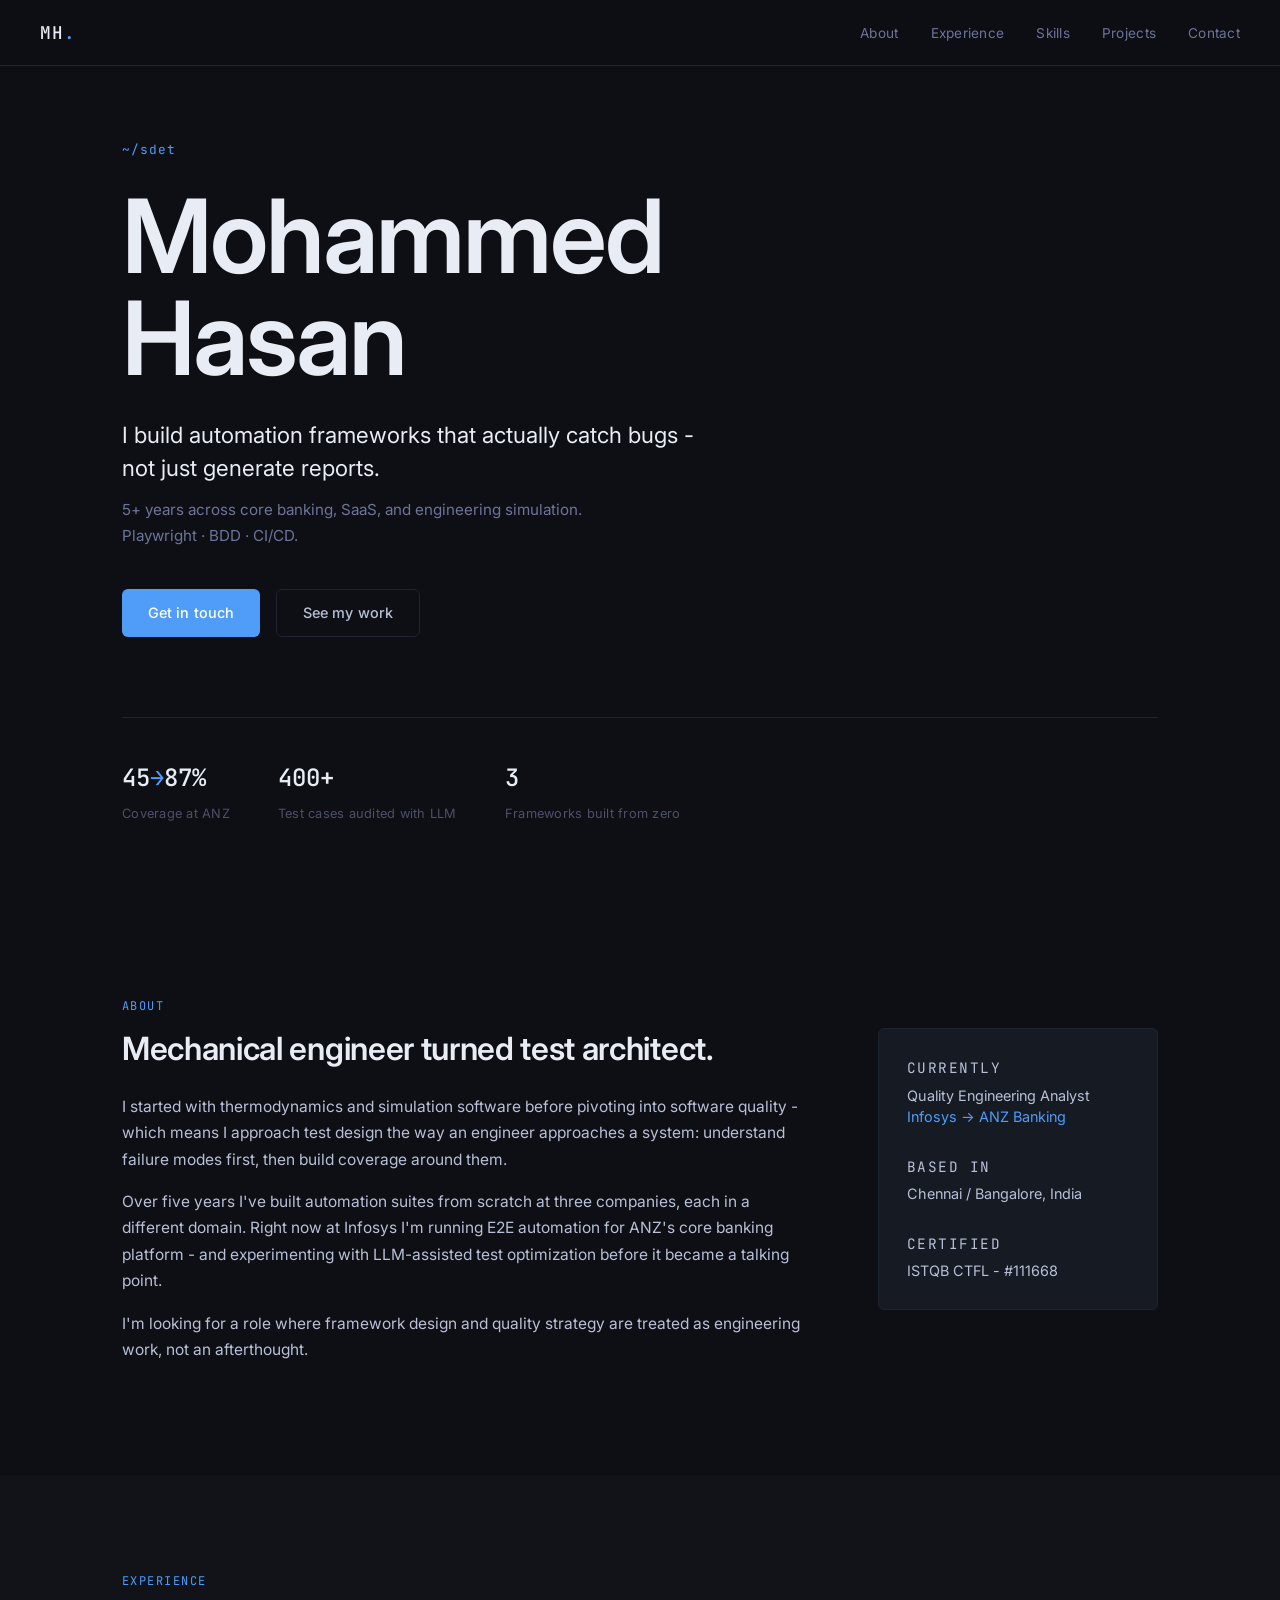
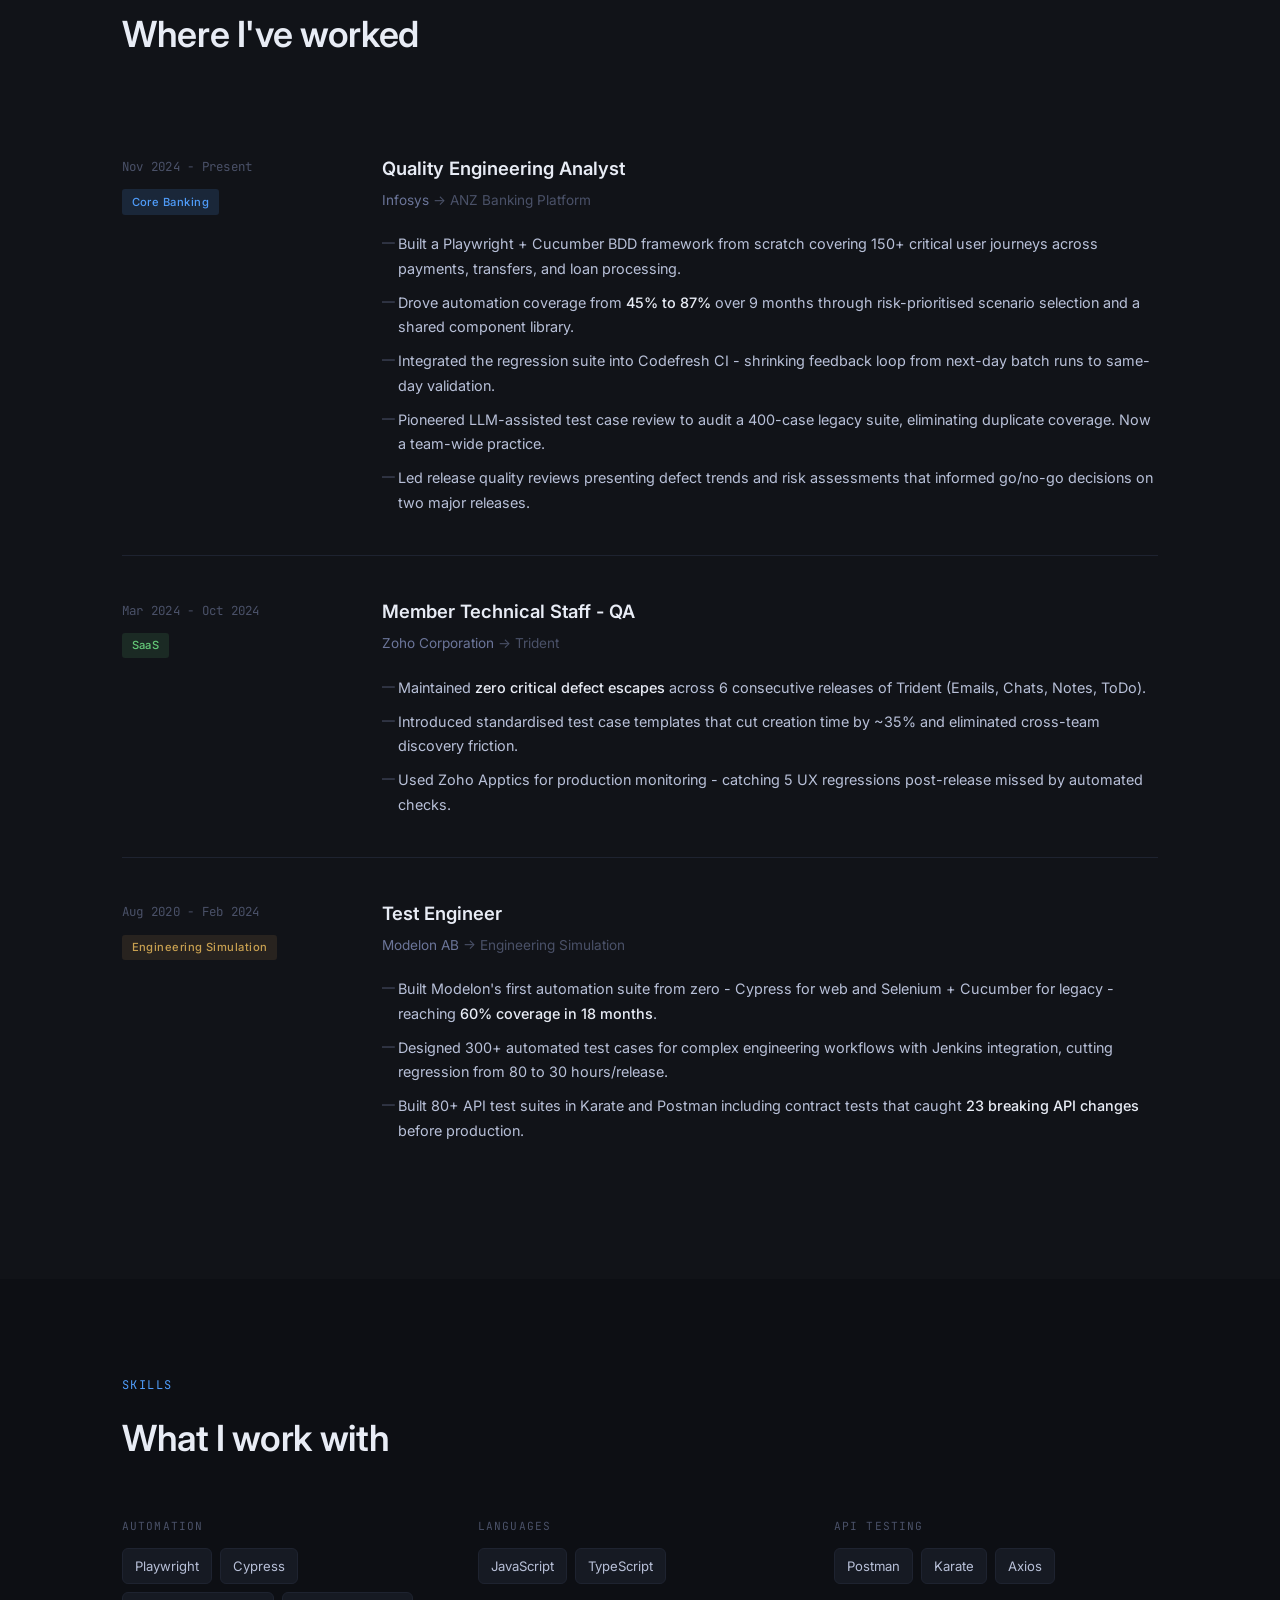
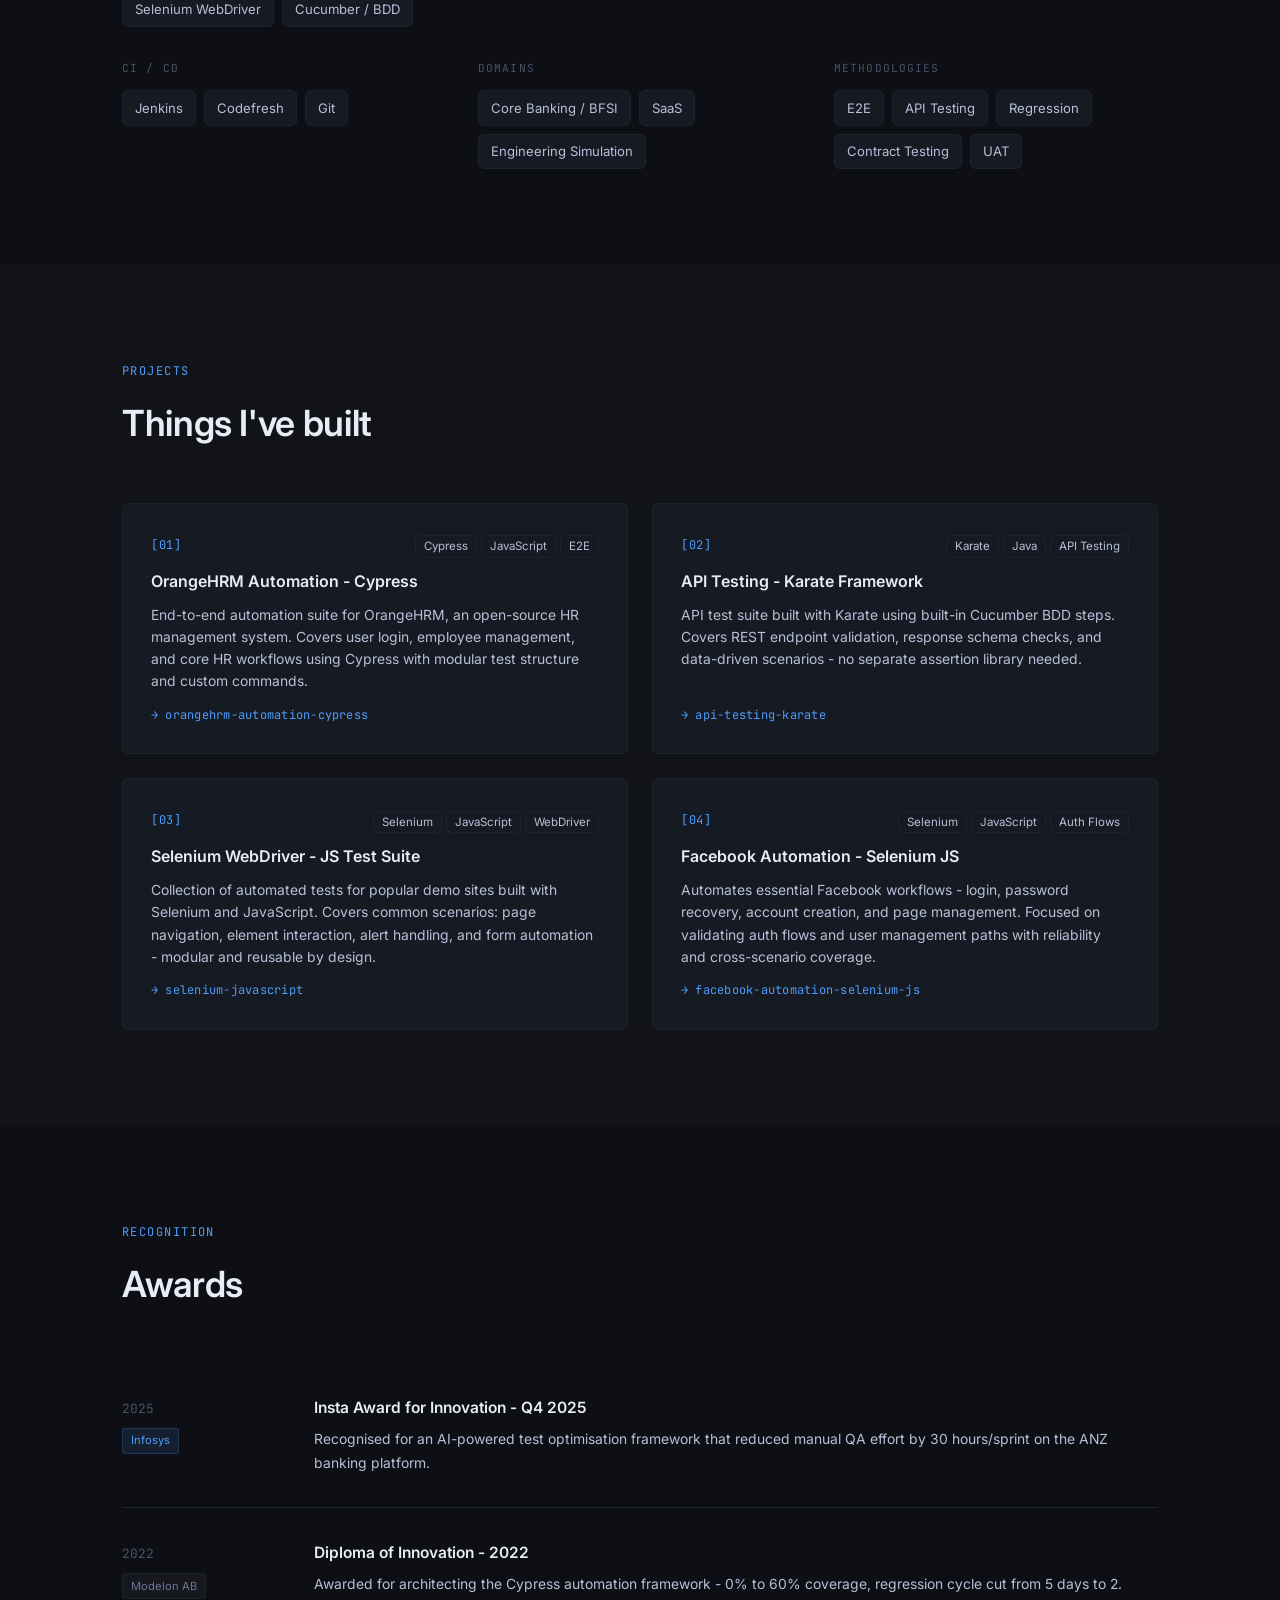
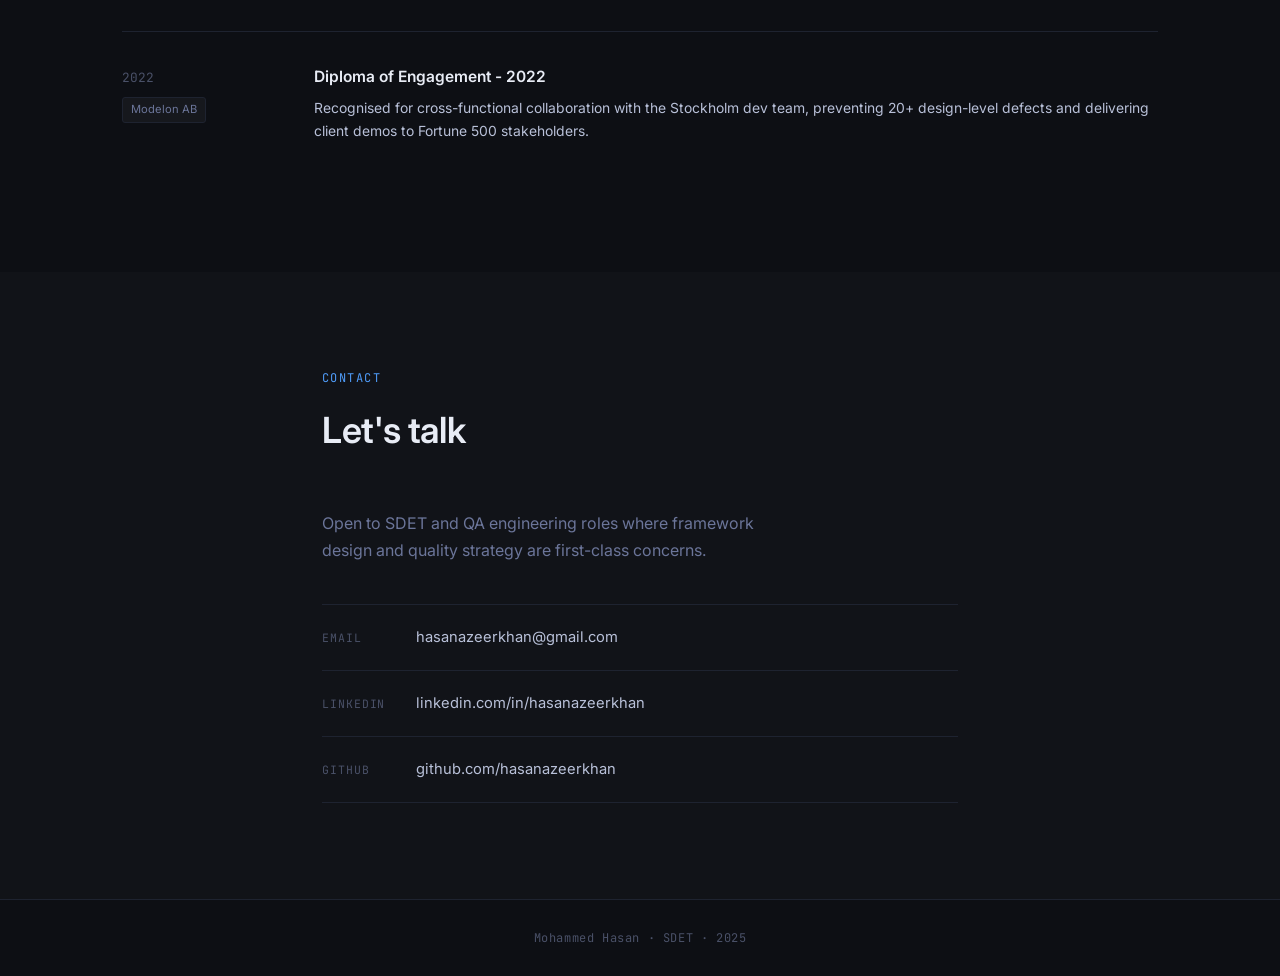
<file: index.html>
<!DOCTYPE html>
<html lang="en">
<head>
  <meta charset="UTF-8" />
  <meta name="viewport" content="width=device-width, initial-scale=1.0" />
  <title>Mohammed Hasan - SDET</title>
  <link rel="preconnect" href="https://fonts.googleapis.com" />
  <link rel="preconnect" href="https://fonts.gstatic.com" crossorigin />
  <link href="https://fonts.googleapis.com/css2?family=Inter:wght@300;400;500;600&family=JetBrains+Mono:wght@400;500&display=swap" rel="stylesheet" />
  <style>/* ─── TOKENS ─────────────────────────────────────────── */
:root {
  --bg:         #0d0f14;
  --bg-alt:     #111318;
  --surface:    #161a23;
  --border:     #1e2330;
  --muted:      #4a5168;
  --subtle:     #6b7599;
  --body:       #b8c0d8;
  --heading:    #e8ecf5;
  --accent:     #4f9cf9;
  --accent-dim: rgba(79, 156, 249, 0.12);

  --font-sans:  'Inter', system-ui, sans-serif;
  --font-mono:  'JetBrains Mono', monospace;

  --radius:     6px;
  --container:  1100px;
}

/* ─── RESET ──────────────────────────────────────────── */
*, *::before, *::after { box-sizing: border-box; margin: 0; padding: 0; }
html { scroll-behavior: smooth; }
body {
  background: var(--bg);
  color: var(--body);
  font-family: var(--font-sans);
  font-size: 16px;
  line-height: 1.7;
  -webkit-font-smoothing: antialiased;
}
a { color: inherit; text-decoration: none; }
ul { list-style: none; }
img { display: block; max-width: 100%; }

/* ─── UTILITIES ──────────────────────────────────────── */
.mono    { font-family: var(--font-mono); }
.accent  { color: var(--accent); }
.muted   { color: var(--muted); }
.container {
  max-width: var(--container);
  margin: 0 auto;
  padding: 0 2rem;
}

/* ─── NAV ────────────────────────────────────────────── */
.nav {
  position: fixed;
  top: 0; left: 0; right: 0;
  z-index: 100;
  display: flex;
  align-items: center;
  justify-content: space-between;
  padding: 1.1rem 2.5rem;
  background: rgba(13, 15, 20, 0.85);
  backdrop-filter: blur(12px);
  border-bottom: 1px solid var(--border);
}
.nav-logo {
  font-family: var(--font-mono);
  font-size: 1.1rem;
  font-weight: 500;
  color: var(--heading);
  letter-spacing: 0.05em;
}
.nav-links {
  display: flex;
  gap: 2rem;
}
.nav-links a {
  font-size: 0.85rem;
  color: var(--subtle);
  letter-spacing: 0.02em;
  transition: color 0.2s;
}
.nav-links a:hover { color: var(--heading); }

/* ─── HERO ───────────────────────────────────────────── */
.hero {
  min-height: 100vh;
  display: flex;
  flex-direction: column;
  justify-content: center;
  padding: 8rem 2rem 4rem;
  max-width: var(--container);
  margin: 0 auto;
}
.hero-eyebrow {
  font-size: 0.8rem;
  color: var(--accent);
  letter-spacing: 0.08em;
  margin-bottom: 1.5rem;
}
.hero-name {
  font-size: clamp(3rem, 8vw, 6.5rem);
  font-weight: 600;
  color: var(--heading);
  line-height: 1.0;
  letter-spacing: -0.02em;
  margin-bottom: 1.75rem;
}
.hero-tagline {
  font-size: clamp(1.1rem, 2.5vw, 1.4rem);
  color: var(--heading);
  font-weight: 400;
  max-width: 600px;
  margin-bottom: 0.75rem;
  line-height: 1.5;
}
.hero-sub {
  font-size: 0.95rem;
  color: var(--subtle);
  max-width: 500px;
  margin-bottom: 2.5rem;
}
.hero-ctas {
  display: flex;
  gap: 1rem;
  flex-wrap: wrap;
  margin-bottom: 5rem;
}

/* Buttons */
.btn {
  display: inline-flex;
  align-items: center;
  padding: 0.7rem 1.6rem;
  border-radius: var(--radius);
  font-size: 0.9rem;
  font-weight: 500;
  letter-spacing: 0.01em;
  transition: all 0.2s;
  cursor: pointer;
}
.btn-primary {
  background: var(--accent);
  color: #fff;
}
.btn-primary:hover {
  background: #6aaaff;
  transform: translateY(-1px);
}
.btn-ghost {
  border: 1px solid var(--border);
  color: var(--body);
}
.btn-ghost:hover {
  border-color: var(--accent);
  color: var(--accent);
}

/* Stats row */
.hero-stat-row {
  display: flex;
  gap: 3rem;
  flex-wrap: wrap;
  padding-top: 2.5rem;
  border-top: 1px solid var(--border);
}
.hero-stat {
  display: flex;
  flex-direction: column;
  gap: 0.25rem;
}
.stat-num {
  font-family: var(--font-mono);
  font-size: 1.5rem;
  color: var(--heading);
  font-weight: 500;
}
.stat-label {
  font-size: 0.8rem;
  color: var(--muted);
  letter-spacing: 0.02em;
}

/* ─── SECTIONS ───────────────────────────────────────── */
.section {
  padding: 6rem 0;
}
.section-alt {
  background: var(--bg-alt);
}
.section-label {
  font-size: 0.75rem;
  color: var(--accent);
  letter-spacing: 0.12em;
  text-transform: uppercase;
  margin-bottom: 0.75rem;
}
.section-title {
  font-size: clamp(1.6rem, 3vw, 2.25rem);
  color: var(--heading);
  font-weight: 600;
  margin-bottom: 3rem;
  letter-spacing: -0.01em;
}

/* ─── ABOUT ──────────────────────────────────────────── */
.about-grid {
  display: grid;
  grid-template-columns: 1fr 280px;
  gap: 4rem;
  align-items: start;
}
.about-text h2 {
  font-size: clamp(1.5rem, 2.5vw, 2rem);
  color: var(--heading);
  font-weight: 600;
  margin-bottom: 1.5rem;
  line-height: 1.3;
  letter-spacing: -0.01em;
}
.about-text p {
  margin-bottom: 1rem;
  color: var(--body);
  font-size: 0.97rem;
}
.about-aside {
  display: flex;
  flex-direction: column;
  gap: 1.75rem;
  padding: 1.75rem;
  background: var(--surface);
  border: 1px solid var(--border);
  border-radius: var(--radius);
}
.aside-label {
  font-size: 0.7rem;
  color: var(--muted);
  letter-spacing: 0.1em;
  text-transform: uppercase;
  margin-bottom: 0.35rem;
}
.aside-block p {
  font-size: 0.9rem;
  color: var(--body);
  line-height: 1.5;
}

/* ─── TIMELINE ───────────────────────────────────────── */
.timeline {
  display: flex;
  flex-direction: column;
  gap: 0;
}
.timeline-item {
  display: grid;
  grid-template-columns: 220px 1fr;
  gap: 2.5rem;
  padding: 2.5rem 0;
  border-bottom: 1px solid var(--border);
}
.timeline-item:last-child { border-bottom: none; }
.timeline-meta {
  display: flex;
  flex-direction: column;
  gap: 0.75rem;
  padding-top: 0.2rem;
}
.timeline-date {
  font-size: 0.78rem;
  color: var(--muted);
  letter-spacing: 0.02em;
}
.timeline-domain {
  display: inline-block;
  padding: 0.2rem 0.6rem;
  border-radius: 3px;
  font-size: 0.7rem;
  font-weight: 500;
  letter-spacing: 0.04em;
  width: fit-content;
}
.domain-banking { background: rgba(79,156,249,0.15); color: var(--accent); }
.domain-saas    { background: rgba(100,200,120,0.12); color: #64c878; }
.domain-eng     { background: rgba(200,150,80,0.12); color: #c8a050; }

.timeline-body h3 {
  font-size: 1.15rem;
  color: var(--heading);
  font-weight: 600;
  margin-bottom: 0.3rem;
}
.timeline-company {
  font-size: 0.85rem;
  color: var(--subtle);
  margin-bottom: 1.25rem;
}
.timeline-bullets {
  display: flex;
  flex-direction: column;
  gap: 0.6rem;
}
.timeline-bullets li {
  font-size: 0.9rem;
  color: var(--body);
  padding-left: 1rem;
  position: relative;
}
.timeline-bullets li::before {
  content: '—';
  position: absolute;
  left: 0;
  color: var(--muted);
  font-size: 0.8rem;
}
.timeline-bullets strong { color: var(--heading); font-weight: 500; }

/* ─── SKILLS ─────────────────────────────────────────── */
.skills-grid {
  display: grid;
  grid-template-columns: repeat(3, 1fr);
  gap: 2rem;
}
.skill-group-label {
  font-size: 0.7rem;
  color: var(--muted);
  letter-spacing: 0.1em;
  text-transform: uppercase;
  margin-bottom: 0.75rem;
}
.tags {
  display: flex;
  flex-wrap: wrap;
  gap: 0.5rem;
}
.tag {
  padding: 0.35rem 0.75rem;
  background: var(--surface);
  border: 1px solid var(--border);
  border-radius: var(--radius);
  font-size: 0.82rem;
  color: var(--body);
  transition: border-color 0.2s, color 0.2s;
}
.tag:hover {
  border-color: var(--accent);
  color: var(--accent);
}
.tag-sm {
  padding: 0.2rem 0.5rem;
  font-size: 0.72rem;
}

/* ─── PROJECTS ───────────────────────────────────────── */
.projects-grid {
  display: grid;
  grid-template-columns: repeat(2, 1fr);
  gap: 1.5rem;
}
.project-card {
  background: var(--surface);
  border: 1px solid var(--border);
  border-radius: var(--radius);
  padding: 1.75rem;
  display: flex;
  flex-direction: column;
  gap: 0.75rem;
  transition: border-color 0.2s, transform 0.2s;
}
.project-card:hover {
  border-color: var(--accent);
  transform: translateY(-3px);
}
.project-header {
  display: flex;
  align-items: center;
  justify-content: space-between;
  flex-wrap: wrap;
  gap: 0.5rem;
}
.project-icon {
  font-size: 0.75rem;
  color: var(--accent);
  letter-spacing: 0.05em;
}
.project-card h3 {
  font-size: 1rem;
  color: var(--heading);
  font-weight: 600;
  line-height: 1.3;
}
.project-card p {
  font-size: 0.87rem;
  color: var(--body);
  flex: 1;
  line-height: 1.6;
}
.project-link {
  font-size: 0.75rem;
  color: var(--accent);
  letter-spacing: 0.02em;
  transition: opacity 0.2s;
}
.project-link:hover { opacity: 0.7; }

/* ─── AWARDS ─────────────────────────────────────────── */
.awards-list {
  display: flex;
  flex-direction: column;
  gap: 0;
}
.award-item {
  display: grid;
  grid-template-columns: 160px 1fr;
  gap: 2rem;
  padding: 2rem 0;
  border-bottom: 1px solid var(--border);
}
.award-item:last-child { border-bottom: none; }
.award-left {
  display: flex;
  flex-direction: column;
  gap: 0.5rem;
  padding-top: 0.2rem;
}
.award-year {
  font-size: 0.8rem;
  color: var(--muted);
}
.award-badge {
  display: inline-block;
  padding: 0.15rem 0.5rem;
  background: var(--accent-dim);
  border: 1px solid rgba(79,156,249,0.2);
  border-radius: 3px;
  font-size: 0.7rem;
  color: var(--accent);
  width: fit-content;
}
.award-badge:not(.accent) {
  background: rgba(255,255,255,0.04);
  border-color: var(--border);
  color: var(--subtle);
}
.award-right h4 {
  font-size: 0.97rem;
  color: var(--heading);
  font-weight: 600;
  margin-bottom: 0.4rem;
}
.award-right p {
  font-size: 0.87rem;
  color: var(--body);
}

/* ─── CONTACT ────────────────────────────────────────── */
.contact-container {
  max-width: 700px;
}
.contact-sub {
  font-size: 1rem;
  color: var(--subtle);
  margin-bottom: 2.5rem;
  max-width: 480px;
}
.contact-links {
  display: flex;
  flex-direction: column;
  gap: 0;
}
.contact-link {
  display: flex;
  align-items: center;
  gap: 1.5rem;
  padding: 1.25rem 0;
  border-bottom: 1px solid var(--border);
  color: var(--body);
  transition: color 0.2s;
}
.contact-link:first-child { border-top: 1px solid var(--border); }
.contact-link:hover { color: var(--accent); }
.contact-link .mono {
  font-size: 0.72rem;
  color: var(--muted);
  letter-spacing: 0.08em;
  text-transform: uppercase;
  min-width: 70px;
  transition: color 0.2s;
}
.contact-link:hover .mono { color: var(--accent); }
.contact-link span:last-child { font-size: 0.92rem; }

/* ─── FOOTER ─────────────────────────────────────────── */
.footer {
  padding: 1.75rem 0;
  border-top: 1px solid var(--border);
}
.footer .container {
  display: flex;
  justify-content: center;
}
.footer .mono {
  font-size: 0.75rem;
  letter-spacing: 0.05em;
}

/* ─── FADE IN ON SCROLL ──────────────────────────────── */
.fade-in {
  opacity: 0;
  transform: translateY(18px);
  transition: opacity 0.55s ease, transform 0.55s ease;
}
.fade-in.visible {
  opacity: 1;
  transform: translateY(0);
}

/* ─── RESPONSIVE ─────────────────────────────────────── */
@media (max-width: 900px) {
  .about-grid          { grid-template-columns: 1fr; }
  .skills-grid         { grid-template-columns: repeat(2, 1fr); }
  .projects-grid       { grid-template-columns: 1fr; }
  .timeline-item       { grid-template-columns: 1fr; gap: 0.75rem; }

  .timeline-meta       { flex-direction: row; align-items: center; flex-wrap: wrap; }
  .award-item          { grid-template-columns: 1fr; gap: 0.75rem; }
  .award-left          { flex-direction: row; align-items: center; }
  .nav-links           { gap: 1.25rem; }
}
@media (max-width: 600px) {
  .nav                 { padding: 1rem 1.25rem; }
  .nav-links           { display: none; }
  .hero                { padding: 7rem 1.25rem 3rem; }
  .section             { padding: 4rem 0; }
  .container           { padding: 0 1.25rem; }
  .skills-grid         { grid-template-columns: 1fr; }
  .hero-stat-row       { gap: 1.75rem; }
  .projects-grid       { grid-template-columns: 1fr; }
}

/* ─── REDUCED MOTION ─────────────────────────────────── */
@media (prefers-reduced-motion: reduce) {
  .fade-in             { transition: none; }
  html                 { scroll-behavior: auto; }
}
</style>
</head>
<body>

  <!-- NAV -->
  <nav class="nav">
    <span class="nav-logo">MH<span class="accent">.</span></span>
    <ul class="nav-links">
      <li><a href="#about">About</a></li>
      <li><a href="#experience">Experience</a></li>
      <li><a href="#skills">Skills</a></li>
      <li><a href="#projects">Projects</a></li>
      <li><a href="#contact">Contact</a></li>
    </ul>
  </nav>

  <!-- HERO -->
  <section class="hero" id="home">
    <div class="hero-inner">
      <p class="hero-eyebrow"><span class="mono">~/sdet</span></p>
      <h1 class="hero-name">Mohammed<br />Hasan</h1>
      <p class="hero-tagline">I build automation frameworks that actually catch bugs - not just generate reports.</p>
      <p class="hero-sub">5+ years across core banking, SaaS, and engineering simulation. Playwright · BDD · CI/CD.</p>
      <div class="hero-ctas">
        <a href="#contact" class="btn btn-primary">Get in touch</a>
        <a href="#experience" class="btn btn-ghost">See my work</a>
      </div>
    </div>
    <div class="hero-stat-row">
      <div class="hero-stat">
        <span class="stat-num">45<span class="accent">→</span>87%</span>
        <span class="stat-label">Coverage at ANZ</span>
      </div>
      <div class="hero-stat">
        <span class="stat-num">400+</span>
        <span class="stat-label">Test cases audited with LLM</span>
      </div>
      <div class="hero-stat">
        <span class="stat-num">3</span>
        <span class="stat-label">Frameworks built from zero</span>
      </div>
    </div>
  </section>

  <!-- ABOUT -->
  <section class="section" id="about">
    <div class="container">
      <p class="section-label mono">About</p>
      <div class="about-grid">
        <div class="about-text">
          <h2>Mechanical engineer turned test architect.</h2>
          <p>I started with thermodynamics and simulation software before pivoting into software quality - which means I approach test design the way an engineer approaches a system: understand failure modes first, then build coverage around them.</p>
          <p>Over five years I've built automation suites from scratch at three companies, each in a different domain. Right now at Infosys I'm running E2E automation for ANZ's core banking platform - and experimenting with LLM-assisted test optimization before it became a talking point.</p>
          <p>I'm looking for a role where framework design and quality strategy are treated as engineering work, not an afterthought.</p>
        </div>
        <div class="about-aside">
          <div class="aside-block">
            <p class="aside-label mono">Currently</p>
            <p>Quality Engineering Analyst<br /><span class="accent">Infosys → ANZ Banking</span></p>
          </div>
          <div class="aside-block">
            <p class="aside-label mono">Based in</p>
            <p>Chennai / Bangalore, India</p>
          </div>
          <div class="aside-block">
            <p class="aside-label mono">Certified</p>
            <p>ISTQB CTFL - #111668</p>
          </div>
        </div>
      </div>
    </div>
  </section>

  <!-- EXPERIENCE -->
  <section class="section section-alt" id="experience">
    <div class="container">
      <p class="section-label mono">Experience</p>
      <h2 class="section-title">Where I've worked</h2>
      <div class="timeline">

        <div class="timeline-item">
          <div class="timeline-meta">
            <span class="mono timeline-date">Nov 2024 - Present</span>
            <span class="timeline-domain domain-banking">Core Banking</span>
          </div>
          <div class="timeline-body">
            <h3>Quality Engineering Analyst</h3>
            <p class="timeline-company">Infosys <span class="muted">→ ANZ Banking Platform</span></p>
            <ul class="timeline-bullets">
              <li>Built a Playwright + Cucumber BDD framework from scratch covering 150+ critical user journeys across payments, transfers, and loan processing.</li>
              <li>Drove automation coverage from <strong>45% to 87%</strong> over 9 months through risk-prioritised scenario selection and a shared component library.</li>
              <li>Integrated the regression suite into Codefresh CI - shrinking feedback loop from next-day batch runs to same-day validation.</li>
              <li>Pioneered LLM-assisted test case review to audit a 400-case legacy suite, eliminating duplicate coverage. Now a team-wide practice.</li>
              <li>Led release quality reviews presenting defect trends and risk assessments that informed go/no-go decisions on two major releases.</li>
            </ul>
          </div>
        </div>

        <div class="timeline-item">
          <div class="timeline-meta">
            <span class="mono timeline-date">Mar 2024 - Oct 2024</span>
            <span class="timeline-domain domain-saas">SaaS</span>
          </div>
          <div class="timeline-body">
            <h3>Member Technical Staff - QA</h3>
            <p class="timeline-company">Zoho Corporation <span class="muted">→ Trident</span></p>
            <ul class="timeline-bullets">
              <li>Maintained <strong>zero critical defect escapes</strong> across 6 consecutive releases of Trident (Emails, Chats, Notes, ToDo).</li>
              <li>Introduced standardised test case templates that cut creation time by ~35% and eliminated cross-team discovery friction.</li>
              <li>Used Zoho Apptics for production monitoring - catching 5 UX regressions post-release missed by automated checks.</li>
            </ul>
          </div>
        </div>

        <div class="timeline-item">
          <div class="timeline-meta">
            <span class="mono timeline-date">Aug 2020 - Feb 2024</span>
            <span class="timeline-domain domain-eng">Engineering Simulation</span>
          </div>
          <div class="timeline-body">
            <h3>Test Engineer</h3>
            <p class="timeline-company">Modelon AB <span class="muted">→ Engineering Simulation</span></p>
            <ul class="timeline-bullets">
              <li>Built Modelon's first automation suite from zero - Cypress for web and Selenium + Cucumber for legacy - reaching <strong>60% coverage in 18 months</strong>.</li>
              <li>Designed 300+ automated test cases for complex engineering workflows with Jenkins integration, cutting regression from 80 to 30 hours/release.</li>
              <li>Built 80+ API test suites in Karate and Postman including contract tests that caught <strong>23 breaking API changes</strong> before production.</li>
            </ul>
          </div>
        </div>

      </div>
    </div>
  </section>

  <!-- SKILLS -->
  <section class="section" id="skills">
    <div class="container">
      <p class="section-label mono">Skills</p>
      <h2 class="section-title">What I work with</h2>
      <div class="skills-grid">
        <div class="skill-group">
          <p class="skill-group-label mono">Automation</p>
          <div class="tags">
            <span class="tag">Playwright</span>
            <span class="tag">Cypress</span>
            <span class="tag">Selenium WebDriver</span>
            <span class="tag">Cucumber / BDD</span>
          </div>
        </div>
        <div class="skill-group">
          <p class="skill-group-label mono">Languages</p>
          <div class="tags">
            <span class="tag">JavaScript</span>
            <span class="tag">TypeScript</span>
          </div>
        </div>
        <div class="skill-group">
          <p class="skill-group-label mono">API Testing</p>
          <div class="tags">
            <span class="tag">Postman</span>
            <span class="tag">Karate</span>
            <span class="tag">Axios</span>
          </div>
        </div>
        <div class="skill-group">
          <p class="skill-group-label mono">CI / CD</p>
          <div class="tags">
            <span class="tag">Jenkins</span>
            <span class="tag">Codefresh</span>
            <span class="tag">Git</span>
          </div>
        </div>
        <div class="skill-group">
          <p class="skill-group-label mono">Domains</p>
          <div class="tags">
            <span class="tag">Core Banking / BFSI</span>
            <span class="tag">SaaS</span>
            <span class="tag">Engineering Simulation</span>
          </div>
        </div>
        <div class="skill-group">
          <p class="skill-group-label mono">Methodologies</p>
          <div class="tags">
            <span class="tag">E2E</span>
            <span class="tag">API Testing</span>
            <span class="tag">Regression</span>
            <span class="tag">Contract Testing</span>
            <span class="tag">UAT</span>
          </div>
        </div>
      </div>
    </div>
  </section>

  <!-- PROJECTS -->
  <section class="section section-alt" id="projects">
    <div class="container">
      <p class="section-label mono">Projects</p>
      <h2 class="section-title">Things I've built</h2>
      <div class="projects-grid">

        <div class="project-card">
          <div class="project-header">
            <span class="project-icon mono">[01]</span>
            <div class="project-tags">
              <span class="tag tag-sm">Cypress</span>
              <span class="tag tag-sm">JavaScript</span>
              <span class="tag tag-sm">E2E</span>
            </div>
          </div>
          <h3>OrangeHRM Automation - Cypress</h3>
          <p>End-to-end automation suite for OrangeHRM, an open-source HR management system. Covers user login, employee management, and core HR workflows using Cypress with modular test structure and custom commands.</p>
          <a href="https://github.com/hasanazeerkhan/orangehrm-automation-cypress" target="_blank" class="project-link mono">→ orangehrm-automation-cypress</a>
        </div>

        <div class="project-card">
          <div class="project-header">
            <span class="project-icon mono">[02]</span>
            <div class="project-tags">
              <span class="tag tag-sm">Karate</span>
              <span class="tag tag-sm">Java</span>
              <span class="tag tag-sm">API Testing</span>
            </div>
          </div>
          <h3>API Testing - Karate Framework</h3>
          <p>API test suite built with Karate using built-in Cucumber BDD steps. Covers REST endpoint validation, response schema checks, and data-driven scenarios - no separate assertion library needed.</p>
          <a href="https://github.com/hasanazeerkhan/api-testing-karate" target="_blank" class="project-link mono">→ api-testing-karate</a>
        </div>

        <div class="project-card">
          <div class="project-header">
            <span class="project-icon mono">[03]</span>
            <div class="project-tags">
              <span class="tag tag-sm">Selenium</span>
              <span class="tag tag-sm">JavaScript</span>
              <span class="tag tag-sm">WebDriver</span>
            </div>
          </div>
          <h3>Selenium WebDriver - JS Test Suite</h3>
          <p>Collection of automated tests for popular demo sites built with Selenium and JavaScript. Covers common scenarios: page navigation, element interaction, alert handling, and form automation - modular and reusable by design.</p>
          <a href="https://github.com/hasanazeerkhan/selenium-javascript" target="_blank" class="project-link mono">→ selenium-javascript</a>
        </div>

        <div class="project-card">
          <div class="project-header">
            <span class="project-icon mono">[04]</span>
            <div class="project-tags">
              <span class="tag tag-sm">Selenium</span>
              <span class="tag tag-sm">JavaScript</span>
              <span class="tag tag-sm">Auth Flows</span>
            </div>
          </div>
          <h3>Facebook Automation - Selenium JS</h3>
          <p>Automates essential Facebook workflows - login, password recovery, account creation, and page management. Focused on validating auth flows and user management paths with reliability and cross-scenario coverage.</p>
          <a href="https://github.com/hasanazeerkhan/facebook-automation-selenium-js" target="_blank" class="project-link mono">→ facebook-automation-selenium-js</a>
        </div>

      </div>
    </div>
  </section>

  <!-- AWARDS -->
  <section class="section" id="awards">
    <div class="container">
      <p class="section-label mono">Recognition</p>
      <h2 class="section-title">Awards</h2>
      <div class="awards-list">
        <div class="award-item">
          <div class="award-left">
            <span class="award-year mono">2025</span>
            <span class="award-badge accent">Infosys</span>
          </div>
          <div class="award-right">
            <h4>Insta Award for Innovation - Q4 2025</h4>
            <p>Recognised for an AI-powered test optimisation framework that reduced manual QA effort by 30 hours/sprint on the ANZ banking platform.</p>
          </div>
        </div>
        <div class="award-item">
          <div class="award-left">
            <span class="award-year mono">2022</span>
            <span class="award-badge">Modelon AB</span>
          </div>
          <div class="award-right">
            <h4>Diploma of Innovation - 2022</h4>
            <p>Awarded for architecting the Cypress automation framework - 0% to 60% coverage, regression cycle cut from 5 days to 2.</p>
          </div>
        </div>
        <div class="award-item">
          <div class="award-left">
            <span class="award-year mono">2022</span>
            <span class="award-badge">Modelon AB</span>
          </div>
          <div class="award-right">
            <h4>Diploma of Engagement - 2022</h4>
            <p>Recognised for cross-functional collaboration with the Stockholm dev team, preventing 20+ design-level defects and delivering client demos to Fortune 500 stakeholders.</p>
          </div>
        </div>
      </div>
    </div>
  </section>

  <!-- CONTACT -->
  <section class="section section-alt" id="contact">
    <div class="container contact-container">
      <p class="section-label mono">Contact</p>
      <h2 class="section-title">Let's talk</h2>
      <p class="contact-sub">Open to SDET and QA engineering roles where framework design and quality strategy are first-class concerns.</p>
      <div class="contact-links">
        <a href="mailto:hasanazeerkhan@gmail.com" class="contact-link">
          <span class="mono">Email</span>
          <span>hasanazeerkhan@gmail.com</span>
        </a>
        <a href="https://linkedin.com/in/hasanazeerkhan" target="_blank" class="contact-link">
          <span class="mono">LinkedIn</span>
          <span>linkedin.com/in/hasanazeerkhan</span>
        </a>
        <a href="https://github.com/hasanazeerkhan" target="_blank" class="contact-link">
          <span class="mono">GitHub</span>
          <span>github.com/hasanazeerkhan</span>
        </a>
      </div>
    </div>
  </section>

  <!-- FOOTER -->
  <footer class="footer">
    <div class="container">
      <span class="mono muted">Mohammed Hasan · SDET · 2025</span>
    </div>
  </footer>

  <script>// ─── Fade-in on scroll ────────────────────────────────
const fadeTargets = document.querySelectorAll(
  '.timeline-item, .project-card, .award-item, .skill-group, .about-grid, .hero-stat'
);

fadeTargets.forEach(el => el.classList.add('fade-in'));

const observer = new IntersectionObserver(
  (entries) => {
    entries.forEach(entry => {
      if (entry.isIntersecting) {
        entry.target.classList.add('visible');
        observer.unobserve(entry.target);
      }
    });
  },
  { threshold: 0.08 }
);

fadeTargets.forEach(el => observer.observe(el));

// ─── Active nav link on scroll ────────────────────────
const sections = document.querySelectorAll('section[id]');
const navLinks = document.querySelectorAll('.nav-links a');

const navObserver = new IntersectionObserver(
  (entries) => {
    entries.forEach(entry => {
      if (entry.isIntersecting) {
        navLinks.forEach(link => {
          link.style.color = '';
          if (link.getAttribute('href') === `#${entry.target.id}`) {
            link.style.color = 'var(--accent)';
          }
        });
      }
    });
  },
  { threshold: 0.4 }
);

sections.forEach(s => navObserver.observe(s));
</script>
</body>
</html>
</file>
